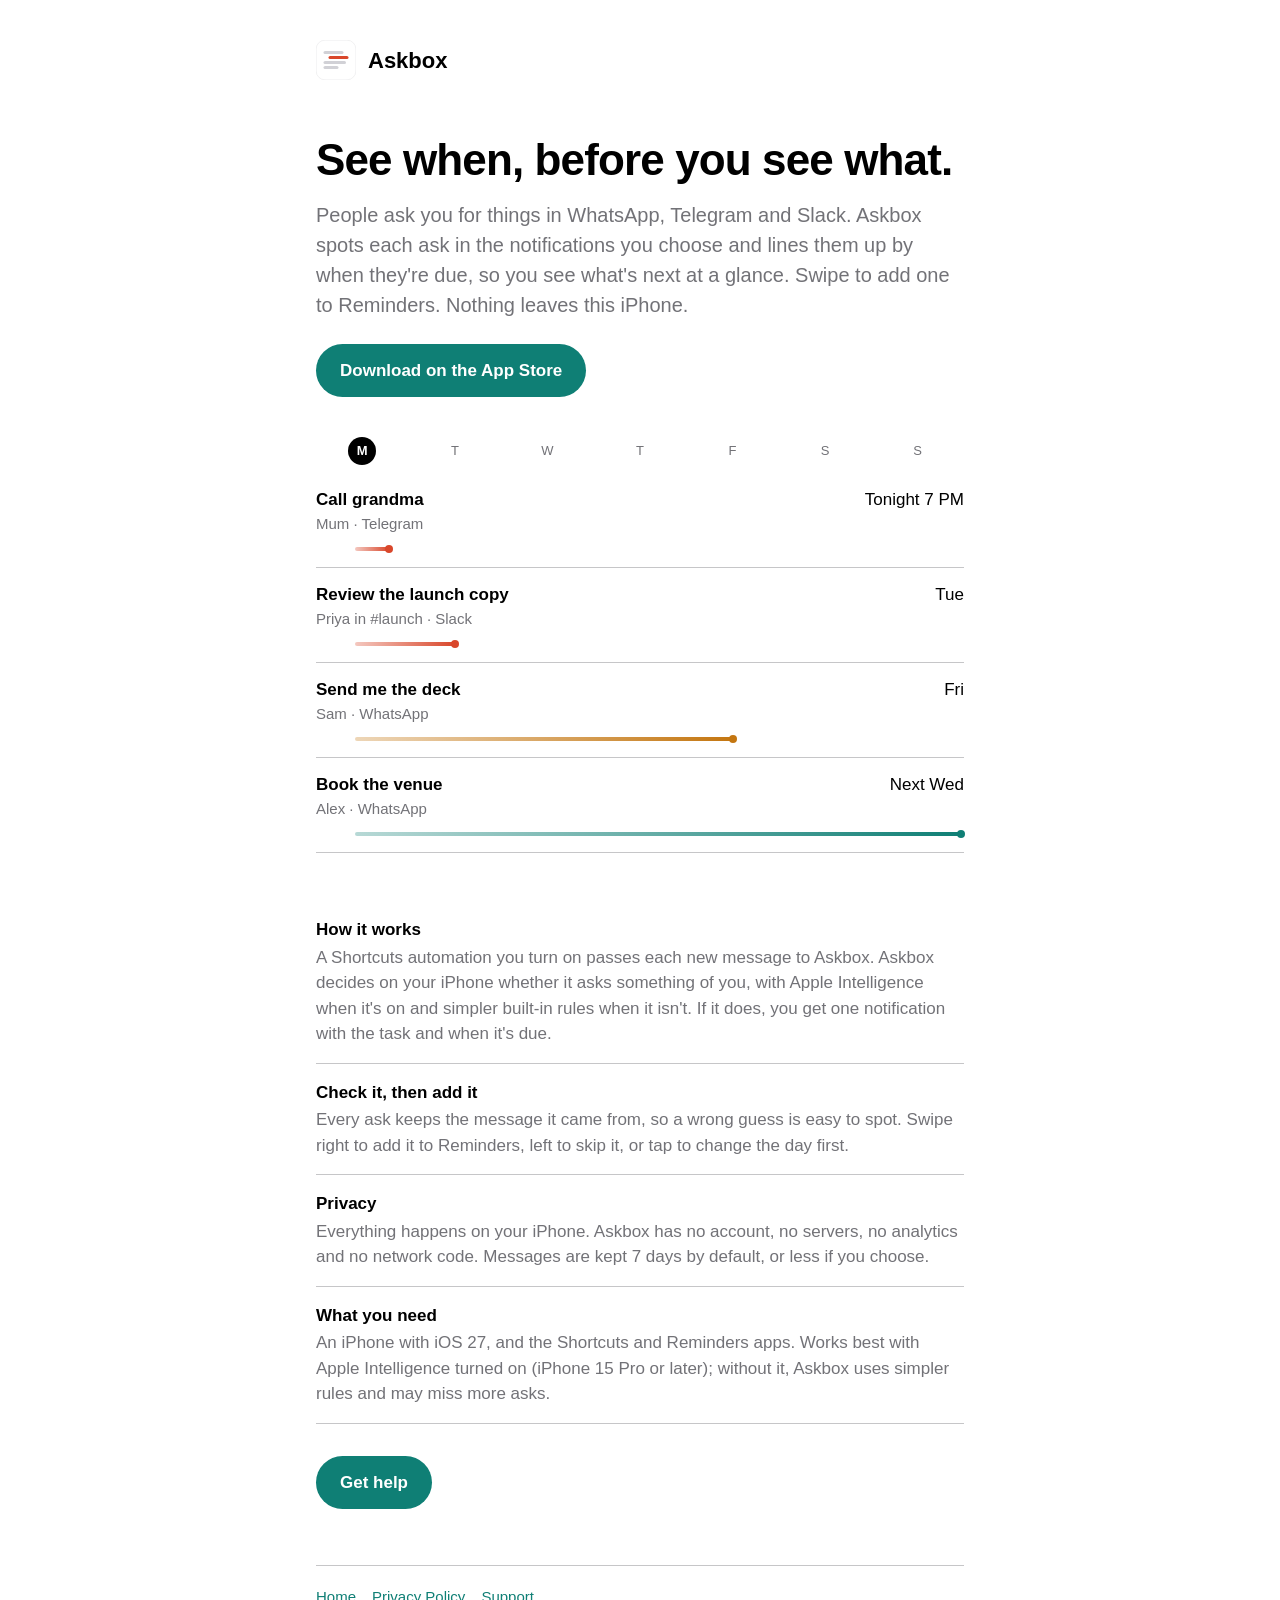
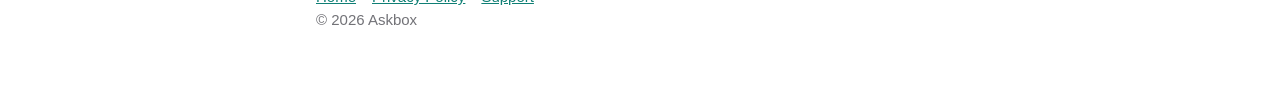
<file: index.html>
<!doctype html>
<html lang="en">
<head>
<meta charset="utf-8">
<meta name="viewport" content="width=device-width, initial-scale=1">
<title>Askbox: see when, before you see what</title>
<meta name="description" content="Askbox spots when someone in your chats asks you to do something and lines it up by when it's due. Swipe to add it to Reminders. On your iPhone, nowhere else.">
<meta property="og:title" content="Askbox: see when, before you see what">
<meta property="og:description" content="Askbox spots when someone in your chats asks you to do something and lines it up by when it's due. Swipe to add it to Reminders. On your iPhone, nowhere else.">
<meta property="og:image" content="https://riaz37.github.io/askbox/og-image.png">
<meta property="og:type" content="website">
<meta name="twitter:card" content="summary_large_image">
<meta name="color-scheme" content="light dark">
<link rel="icon" href="favicon.png">
<link rel="apple-touch-icon" href="apple-touch-icon.png">
<link rel="stylesheet" href="style.css">
</head>
<body>
<main>
<header><a href="./"><img class="mark-light" src="mark.svg" alt=""><img class="mark-dark" src="mark-dark.svg" alt=""><span>Askbox</span></a></header>
<h1>See when, before you see what.</h1>
<p class="lead">People ask you for things in WhatsApp, Telegram and Slack. Askbox spots each ask in the notifications you choose and lines them up by when they're due, so you see what's next at a glance. Swipe to add one to Reminders. Nothing leaves this iPhone.</p>
<p class="download"><a class="button" href="https://apps.apple.com/app/id6828984744">Download on the App Store</a></p>
<section class="week" aria-label="Example: four asks on this week">
  <div class="axis" aria-hidden="true"><span class="today">M</span><span>T</span><span>W</span><span>T</span><span>F</span><span>S</span><span>S</span></div>
  <div class="ask">
    <div class="ask-head"><span class="ask-title">Call grandma</span><span class="ask-due">Tonight 7 PM</span></div>
    <p class="ask-from">Mum · Telegram</p>
    <div class="bar soon" aria-hidden="true"><i style="--from: 0.06; --to: 0.113"></i></div>
  </div>
  <div class="ask">
    <div class="ask-head"><span class="ask-title">Review the launch copy</span><span class="ask-due">Tue</span></div>
    <p class="ask-from">Priya in #launch · Slack</p>
    <div class="bar soon" aria-hidden="true"><i style="--from: 0.06; --to: 0.214"></i></div>
  </div>
  <div class="ask">
    <div class="ask-head"><span class="ask-title">Send me the deck</span><span class="ask-due">Fri</span></div>
    <p class="ask-from">Sam · WhatsApp</p>
    <div class="bar mid" aria-hidden="true"><i style="--from: 0.06; --to: 0.643"></i></div>
  </div>
  <div class="ask">
    <div class="ask-head"><span class="ask-title">Book the venue</span><span class="ask-due">Next Wed</span></div>
    <p class="ask-from">Alex · WhatsApp</p>
    <div class="bar later" aria-hidden="true"><i style="--from: 0.06; --to: 0.995"></i></div>
  </div>
</section>
<div class="cards">
  <div class="card"><h3>How it works</h3><p>A Shortcuts automation you turn on passes each new message to Askbox. Askbox decides on your iPhone whether it asks something of you, with Apple Intelligence when it's on and simpler built-in rules when it isn't. If it does, you get one notification with the task and when it's due.</p></div>
  <div class="card"><h3>Check it, then add it</h3><p>Every ask keeps the message it came from, so a wrong guess is easy to spot. Swipe right to add it to Reminders, left to skip it, or tap to change the day first.</p></div>
  <div class="card"><h3>Privacy</h3><p>Everything happens on your iPhone. Askbox has no account, no servers, no analytics and no network code. Messages are kept 7 days by default, or less if you choose.</p></div>
  <div class="card"><h3>What you need</h3><p>An iPhone with iOS 27, and the Shortcuts and Reminders apps. Works best with Apple Intelligence turned on (iPhone 15 Pro or later); without it, Askbox uses simpler rules and may miss more asks.</p></div>
</div>
<p><a class="button" href="support.html">Get help</a></p>
<footer><a href="./">Home</a><a href="privacy.html">Privacy Policy</a><a href="support.html">Support</a><br>© 2026 Askbox</footer>
</main>
</body>
</html>
</file>
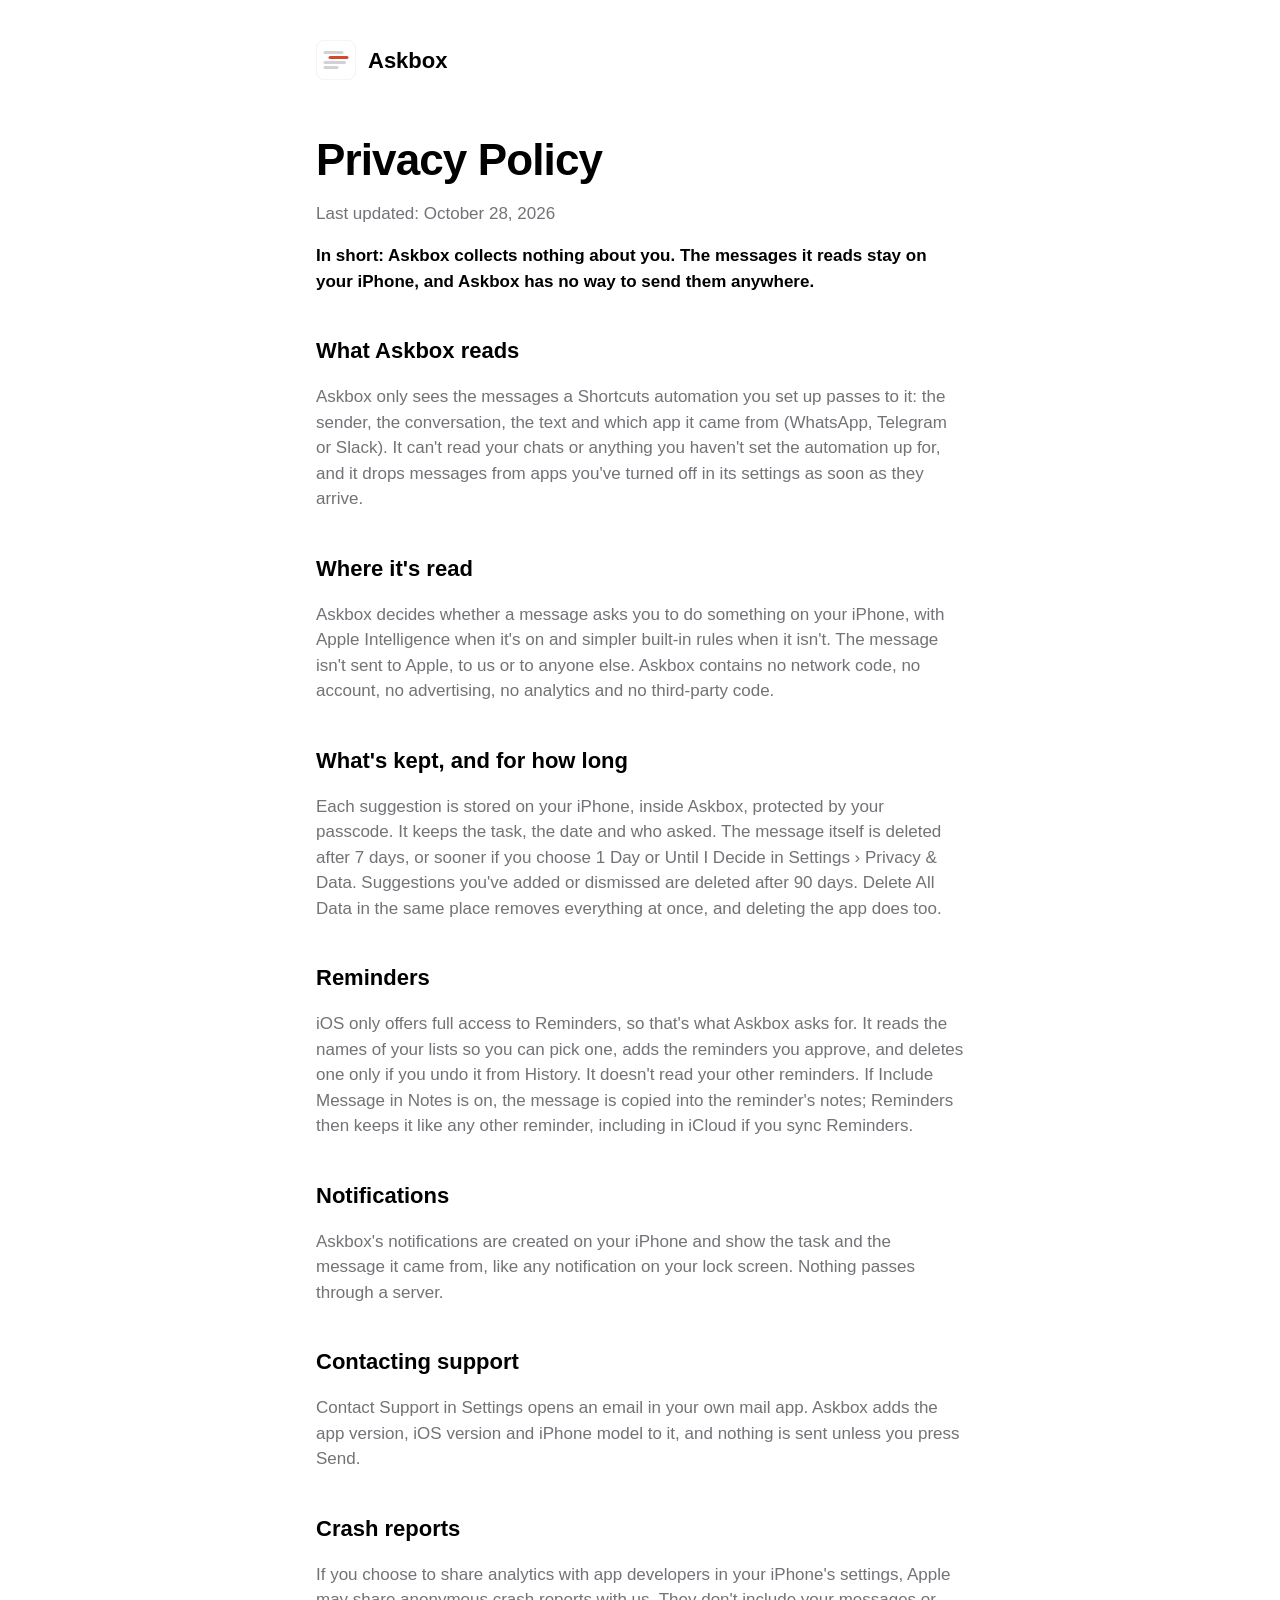
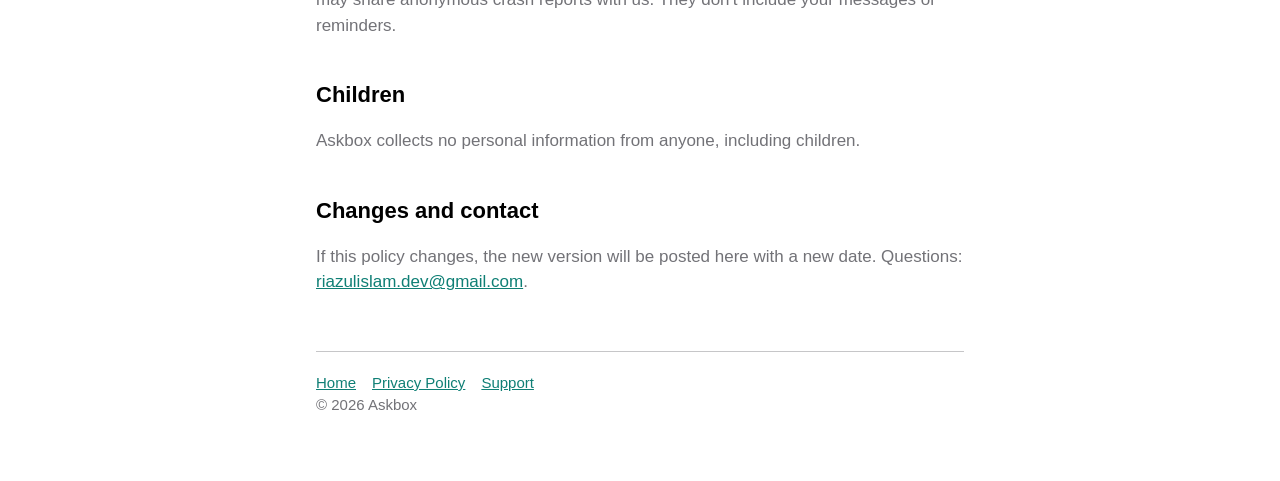
<file: privacy.html>
<!doctype html>
<html lang="en">
<head>
<meta charset="utf-8">
<meta name="viewport" content="width=device-width, initial-scale=1">
<title>Privacy Policy · Askbox</title>
<meta name="description" content="Askbox collects no data. Your messages are read and kept only on your iPhone and are never uploaded.">
<meta property="og:title" content="Privacy Policy · Askbox">
<meta property="og:description" content="Askbox collects no data. Your messages are read and kept only on your iPhone and are never uploaded.">
<meta property="og:image" content="https://riaz37.github.io/askbox/og-image.png">
<meta property="og:type" content="website">
<meta name="twitter:card" content="summary_large_image">
<meta name="color-scheme" content="light dark">
<link rel="icon" href="favicon.png">
<link rel="apple-touch-icon" href="apple-touch-icon.png">
<link rel="stylesheet" href="style.css">
</head>
<body>
<main>
<header><a href="./"><img class="mark-light" src="mark.svg" alt=""><img class="mark-dark" src="mark-dark.svg" alt=""><span>Askbox</span></a></header>
<h1>Privacy Policy</h1>
<p>Last updated: October 28, 2026</p>
<p><strong>In short: Askbox collects nothing about you. The messages it reads stay on your iPhone, and Askbox has no way to send them anywhere.</strong></p>

<h2>What Askbox reads</h2>
<p>Askbox only sees the messages a Shortcuts automation you set up passes to it: the sender, the conversation, the text and which app it came from (WhatsApp, Telegram or Slack). It can't read your chats or anything you haven't set the automation up for, and it drops messages from apps you've turned off in its settings as soon as they arrive.</p>

<h2>Where it's read</h2>
<p>Askbox decides whether a message asks you to do something on your iPhone, with Apple Intelligence when it's on and simpler built-in rules when it isn't. The message isn't sent to Apple, to us or to anyone else. Askbox contains no network code, no account, no advertising, no analytics and no third-party code.</p>

<h2>What's kept, and for how long</h2>
<p>Each suggestion is stored on your iPhone, inside Askbox, protected by your passcode. It keeps the task, the date and who asked. The message itself is deleted after 7 days, or sooner if you choose 1 Day or Until I Decide in Settings › Privacy &amp; Data. Suggestions you've added or dismissed are deleted after 90 days. Delete All Data in the same place removes everything at once, and deleting the app does too.</p>

<h2>Reminders</h2>
<p>iOS only offers full access to Reminders, so that's what Askbox asks for. It reads the names of your lists so you can pick one, adds the reminders you approve, and deletes one only if you undo it from History. It doesn't read your other reminders. If Include Message in Notes is on, the message is copied into the reminder's notes; Reminders then keeps it like any other reminder, including in iCloud if you sync Reminders.</p>

<h2>Notifications</h2>
<p>Askbox's notifications are created on your iPhone and show the task and the message it came from, like any notification on your lock screen. Nothing passes through a server.</p>

<h2>Contacting support</h2>
<p>Contact Support in Settings opens an email in your own mail app. Askbox adds the app version, iOS version and iPhone model to it, and nothing is sent unless you press Send.</p>

<h2>Crash reports</h2>
<p>If you choose to share analytics with app developers in your iPhone's settings, Apple may share anonymous crash reports with us. They don't include your messages or reminders.</p>

<h2>Children</h2>
<p>Askbox collects no personal information from anyone, including children.</p>

<h2>Changes and contact</h2>
<p>If this policy changes, the new version will be posted here with a new date. Questions: <a href="mailto:riazulislam.dev@gmail.com">riazulislam.dev@gmail.com</a>.</p>
<footer><a href="./">Home</a><a href="privacy.html">Privacy Policy</a><a href="support.html">Support</a><br>© 2026 Askbox</footer>
</main>
</body>
</html>
</file>
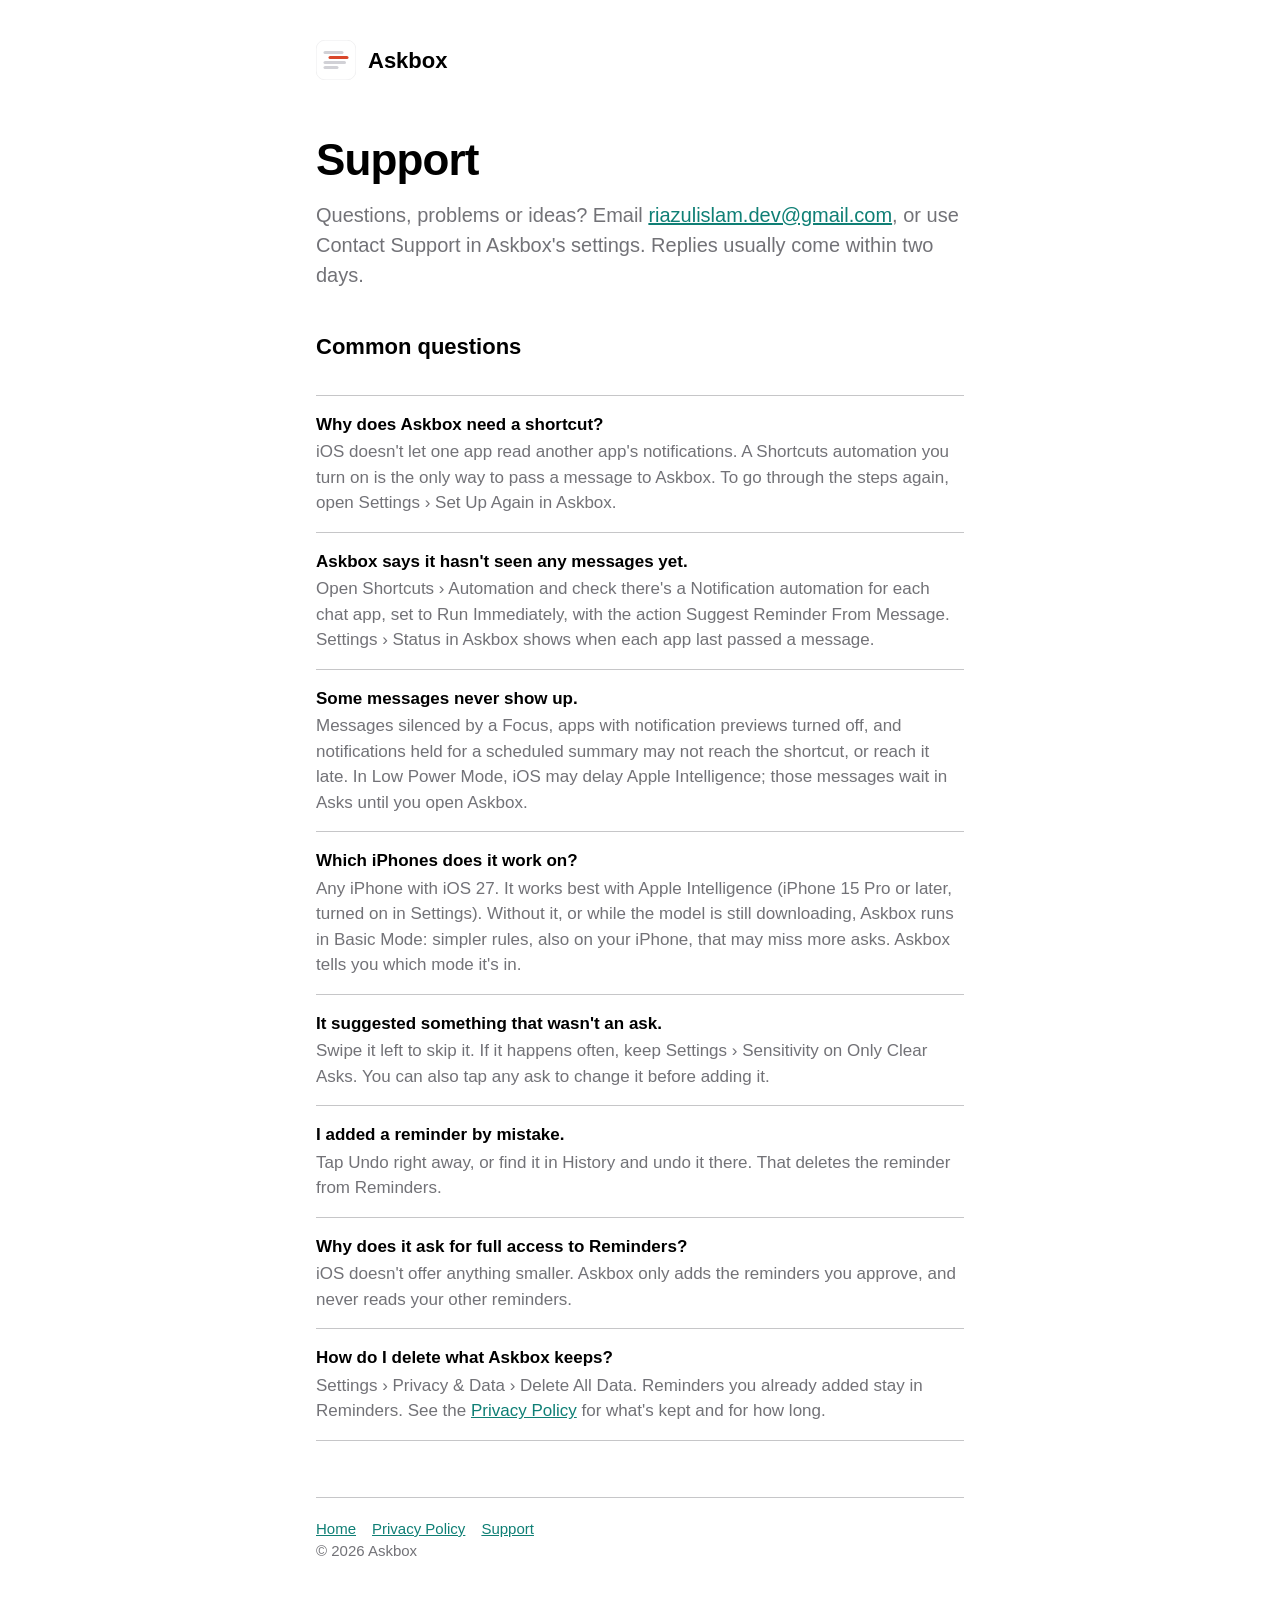
<file: support.html>
<!doctype html>
<html lang="en">
<head>
<meta charset="utf-8">
<meta name="viewport" content="width=device-width, initial-scale=1">
<title>Support · Askbox</title>
<meta name="description" content="Help with Askbox: setup, missing suggestions, Reminders and privacy.">
<meta property="og:title" content="Support · Askbox">
<meta property="og:description" content="Help with Askbox: setup, missing suggestions, Reminders and privacy.">
<meta property="og:image" content="https://riaz37.github.io/askbox/og-image.png">
<meta property="og:type" content="website">
<meta name="twitter:card" content="summary_large_image">
<meta name="color-scheme" content="light dark">
<link rel="icon" href="favicon.png">
<link rel="apple-touch-icon" href="apple-touch-icon.png">
<link rel="stylesheet" href="style.css">
</head>
<body>
<main>
<header><a href="./"><img class="mark-light" src="mark.svg" alt=""><img class="mark-dark" src="mark-dark.svg" alt=""><span>Askbox</span></a></header>
<h1>Support</h1>
<p class="lead">Questions, problems or ideas? Email <a href="mailto:riazulislam.dev@gmail.com">riazulislam.dev@gmail.com</a>, or use Contact Support in Askbox's settings. Replies usually come within two days.</p>

<h2>Common questions</h2>
<div class="cards">
  <div class="card"><h3>Why does Askbox need a shortcut?</h3><p>iOS doesn't let one app read another app's notifications. A Shortcuts automation you turn on is the only way to pass a message to Askbox. To go through the steps again, open Settings › Set Up Again in Askbox.</p></div>
  <div class="card"><h3>Askbox says it hasn't seen any messages yet.</h3><p>Open Shortcuts › Automation and check there's a Notification automation for each chat app, set to Run Immediately, with the action Suggest Reminder From Message. Settings › Status in Askbox shows when each app last passed a message.</p></div>
  <div class="card"><h3>Some messages never show up.</h3><p>Messages silenced by a Focus, apps with notification previews turned off, and notifications held for a scheduled summary may not reach the shortcut, or reach it late. In Low Power Mode, iOS may delay Apple Intelligence; those messages wait in Asks until you open Askbox.</p></div>
  <div class="card"><h3>Which iPhones does it work on?</h3><p>Any iPhone with iOS 27. It works best with Apple Intelligence (iPhone 15 Pro or later, turned on in Settings). Without it, or while the model is still downloading, Askbox runs in Basic Mode: simpler rules, also on your iPhone, that may miss more asks. Askbox tells you which mode it's in.</p></div>
  <div class="card"><h3>It suggested something that wasn't an ask.</h3><p>Swipe it left to skip it. If it happens often, keep Settings › Sensitivity on Only Clear Asks. You can also tap any ask to change it before adding it.</p></div>
  <div class="card"><h3>I added a reminder by mistake.</h3><p>Tap Undo right away, or find it in History and undo it there. That deletes the reminder from Reminders.</p></div>
  <div class="card"><h3>Why does it ask for full access to Reminders?</h3><p>iOS doesn't offer anything smaller. Askbox only adds the reminders you approve, and never reads your other reminders.</p></div>
  <div class="card"><h3>How do I delete what Askbox keeps?</h3><p>Settings › Privacy &amp; Data › Delete All Data. Reminders you already added stay in Reminders. See the <a href="privacy.html">Privacy Policy</a> for what's kept and for how long.</p></div>
</div>
<footer><a href="./">Home</a><a href="privacy.html">Privacy Policy</a><a href="support.html">Support</a><br>© 2026 Askbox</footer>
</main>
</body>
</html>
</file>
<file: style.css>
/* Askbox site: plain iOS type and colors, heat colors only where they mean time (DESIGN.md, Time First). */
:root {
  --bg: #FFFFFF; --grouped: #F2F2F7; --label: #000000; --label2: rgba(60, 60, 67, 0.72); --separator: #C6C6C8;
  --track: #E5E5EA; --soon: #D9472B; --mid: #C47610; --later: #0F7F75; --tint: #0F7F75; --on-tint: #FFFFFF;
}
@media (prefers-color-scheme: dark) {
  :root {
    --bg: #000000; --grouped: #1C1C1E; --label: #FFFFFF; --label2: rgba(235, 235, 245, 0.7); --separator: #38383A;
    --track: #2C2C2E; --soon: #FF7356; --mid: #FFB54D; --later: #2BB3A5; --tint: #2BB3A5; --on-tint: #00201D;
  }
  .mark-light { display: none; }
}
@media (prefers-color-scheme: light) { .mark-dark { display: none; } }
@media (prefers-contrast: more) {
  :root { --label2: rgba(60, 60, 67, 0.9); --soon: #B8361E; --mid: #9A5B00; --later: #0A6E65; --tint: #0A6E65; }
  @media (prefers-color-scheme: dark) {
    :root { --label2: rgba(235, 235, 245, 0.85); --soon: #FF9A82; --mid: #FFCF80; --later: #5ED6C8; --tint: #5ED6C8; }
  }
}
* { box-sizing: border-box; }
body {
  margin: 0; background: var(--bg); color: var(--label);
  font: 17px/1.5 -apple-system, BlinkMacSystemFont, "SF Pro Text", "Segoe UI", Roboto, sans-serif;
  -webkit-font-smoothing: antialiased;
}
main { max-width: 680px; margin: 0 auto; padding: 40px 16px 64px; }
header { margin-bottom: 48px; }
header a { display: inline-flex; align-items: center; gap: 12px; color: inherit; text-decoration: none; }
header img { width: 40px; height: 40px; }
header span { font-size: 22px; font-weight: 600; }
h1 { font-weight: 700; font-size: clamp(34px, 8vw, 44px); line-height: 1.1; letter-spacing: -0.02em; margin: 0 0 16px; }
h2 { font-weight: 700; font-size: 22px; margin: 40px 0 8px; }
h3 { margin: 0 0 2px; font-size: 17px; font-weight: 600; }
p, li { color: var(--label2); }
strong { color: var(--label); }
a { color: var(--tint); }
.lead { font-size: 20px; margin: 0 0 40px; }

/* The week: asks as bars on one shared Monday-to-Sunday axis, like the app's Asks list. */
.week { margin: 0 0 48px; }
.axis, .bar { display: grid; grid-template-columns: repeat(7, 1fr); }
.axis { margin-bottom: 8px; }
.axis span { text-align: center; font-size: 13px; color: var(--label2); line-height: 28px; }
.axis .today { color: var(--bg); background: var(--label); border-radius: 50%; width: 28px; margin: 0 auto; font-weight: 600; }
.ask { padding: 14px 0; border-bottom: 0.5px solid var(--separator); }
.ask-head { display: flex; justify-content: space-between; gap: 12px; }
.ask-title { font-weight: 600; color: var(--label); }
.ask-due { font-variant-numeric: tabular-nums; color: var(--label); white-space: nowrap; }
.ask-from { font-size: 15px; color: var(--label2); margin: 0 0 10px; }
.bar { position: relative; height: 8px; }
.bar i {
  position: absolute; top: 2px; height: 4px; border-radius: 2px;
  left: calc(var(--from) * 100%); width: calc((var(--to) - var(--from)) * 100%);
  background: linear-gradient(to right, color-mix(in srgb, var(--c) 30%, transparent), var(--c));
}
.bar i::after {
  content: ""; position: absolute; right: -4px; top: -2px; width: 8px; height: 8px; border-radius: 50%; background: var(--c);
}
.soon { --c: var(--soon); } .mid { --c: var(--mid); } .later { --c: var(--later); }

/* Facts as plain grouped rows, no cards. */
.cards { margin: 32px 0; border-top: 0.5px solid var(--separator); }
.week + .cards { border-top: 0; margin-top: 0; }
.card { padding: 16px 0; border-bottom: 0.5px solid var(--separator); }
.card p { margin: 0; }
.button {
  display: inline-block; background: var(--tint); color: var(--on-tint); font-weight: 600; text-decoration: none;
  padding: 14px 24px; border-radius: 999px; min-height: 44px;
}
.download { margin: -16px 0 40px; }
footer { margin-top: 56px; padding-top: 20px; border-top: 0.5px solid var(--separator); font-size: 15px; color: var(--label2); }
footer a { margin-right: 16px; }
</file>
